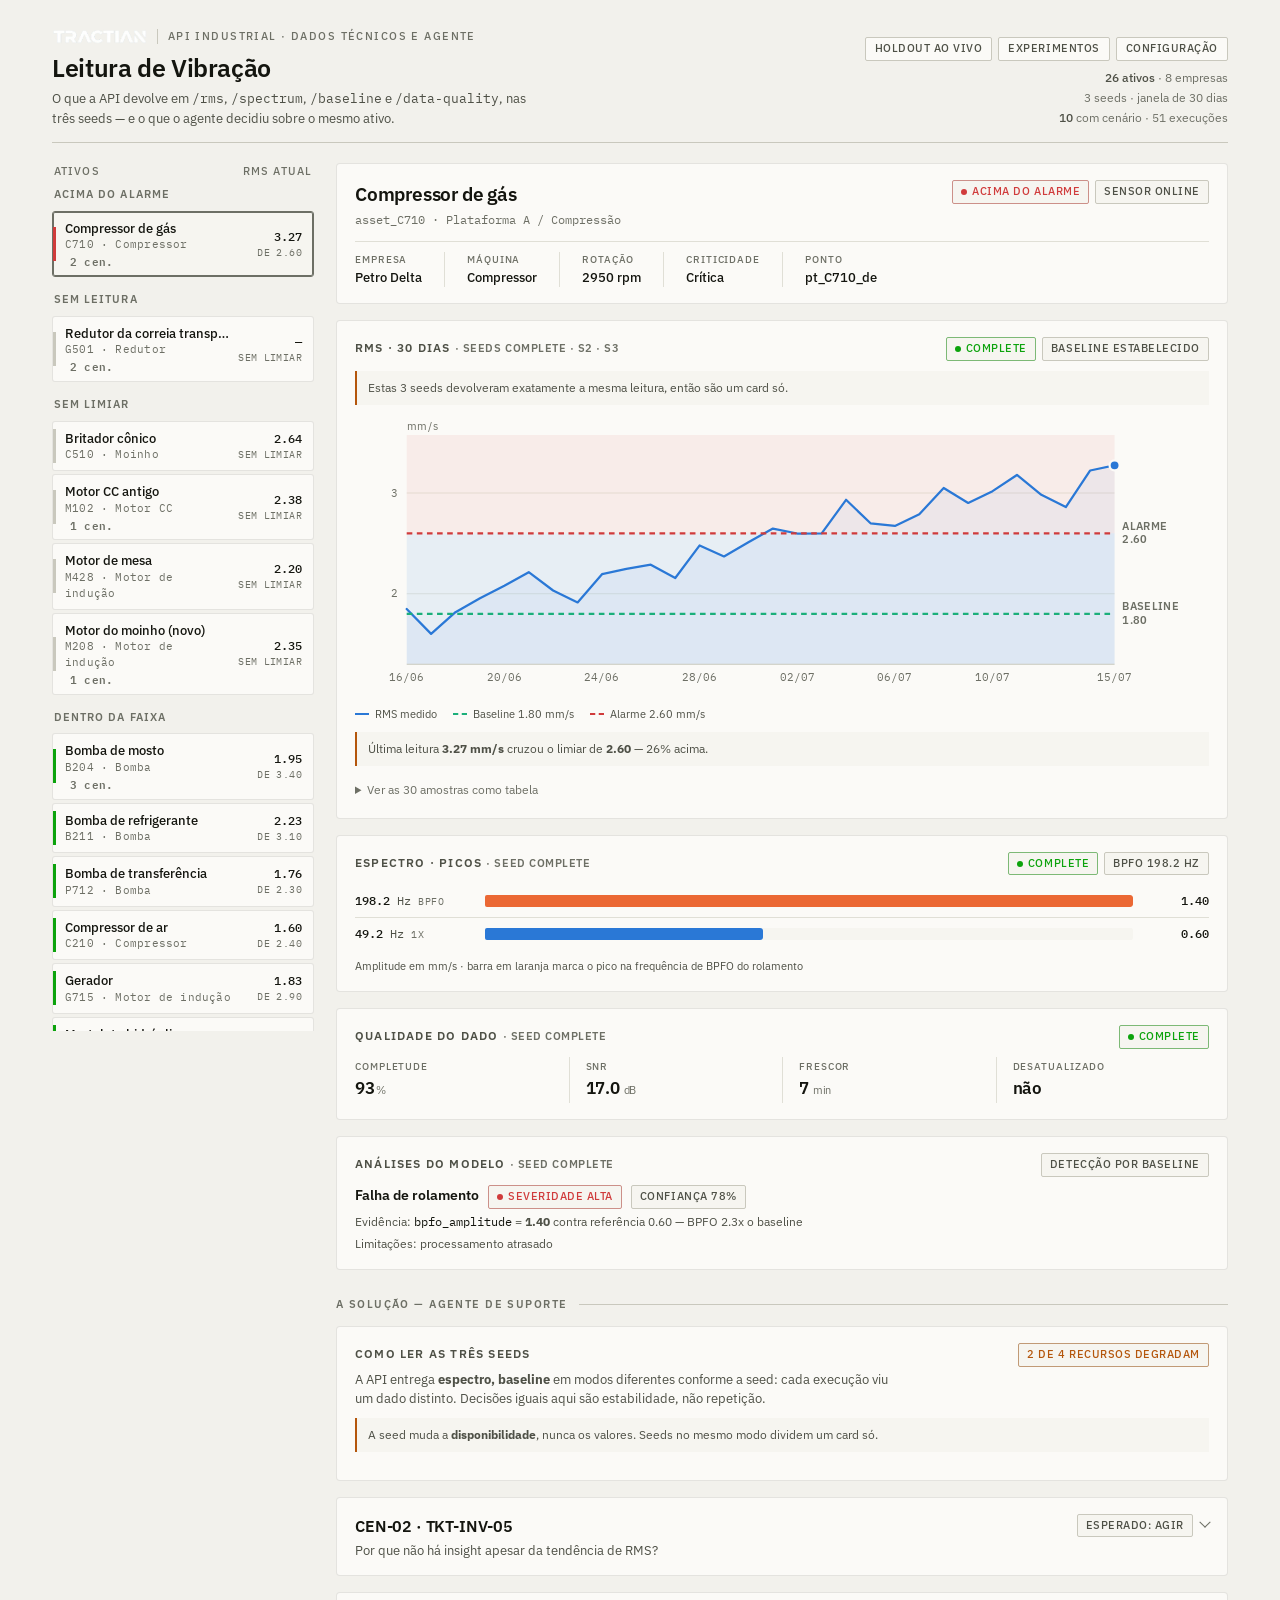
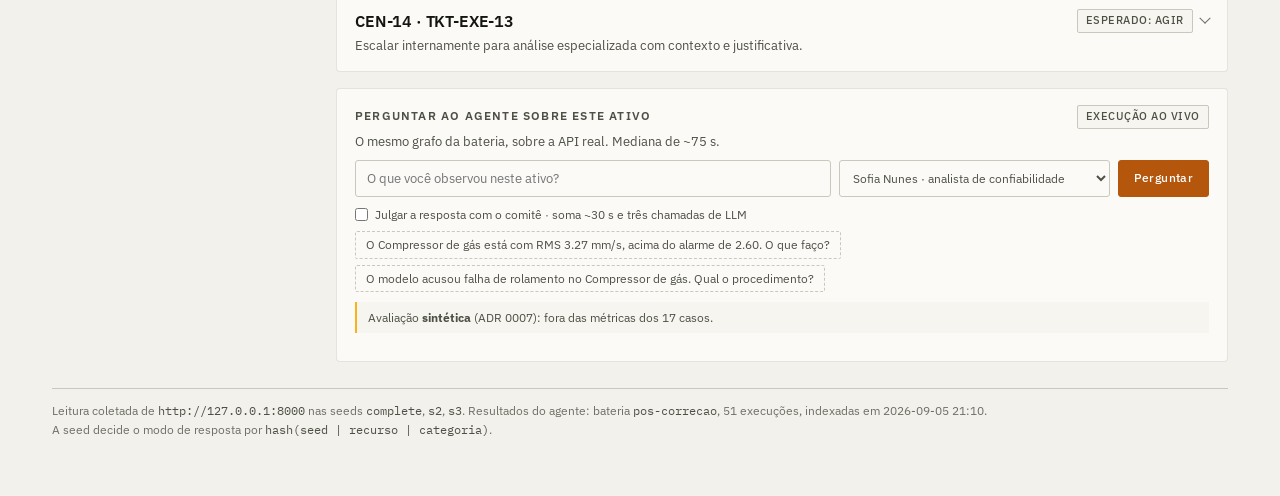
<file: solution/painel/leitura/index.html>
<!doctype html>
<html lang="pt-BR">
<head>
<meta charset="utf-8">
<meta name="viewport" content="width=device-width,initial-scale=1">
<title>Leitura de Vibração · Agente de Suporte</title>
<link rel="stylesheet" href="https://fonts.googleapis.com/css2?family=IBM+Plex+Mono:wght@400;500;600&family=IBM+Plex+Sans:wght@400;500;600;700&display=swap">
<link rel="stylesheet" href="leitura.css">
</head>
<body>
<div class="wrap">
  <header class="top">
    <div>
      <div class="marca-wrap">
        <span id="marca"></span>
        <span class="marca-div"></span>
        <span class="eyebrow">API industrial &middot; dados técnicos e agente</span>
      </div>
      <h1>Leitura de Vibração</h1>
      <p class="sub">O que a API devolve em <code class="mono">/rms</code>, <code class="mono">/spectrum</code>, <code class="mono">/baseline</code> e <code class="mono">/data-quality</code>, nas três seeds &mdash; e o que o agente decidiu sobre o mesmo ativo.</p>
    </div>
    <div>
      <div class="switches">
        <button class="sw" id="sw-hold">Holdout ao vivo</button>
        <button class="sw" id="sw-exp">Experimentos</button>
        <button class="sw" id="sw-eng">Configuração</button>
      </div>
      <div class="src" id="src"></div>
    </div>
  </header>

  <div class="cols">
    <aside class="aside">
      <div class="list-hd"><span>Ativos</span><span>RMS atual</span></div>
      <div class="items" id="items" role="list"></div>
    </aside>

    <main class="panel" id="panel"></main>
  </div>

  <footer class="foot" id="foot"></footer>
</div>

<!-- painel de configuração: tema, política de evidência, metodologia -->
<div class="eng" id="eng" role="dialog" aria-modal="true" aria-labelledby="eng-t">
  <div class="eng-cx">
    <div class="eng-hd">
      <div>
        <h2 id="eng-t">Configuração</h2>

      </div>
      <button class="eng-x" id="eng-x" aria-label="Fechar">×</button>
    </div>
    <div id="eng-corpo"></div>
  </div>
</div>

<!-- experimentos: as cinco hipóteses, com o veredito derivado dos traces em disco -->
<div class="eng" id="exp" role="dialog" aria-modal="true" aria-labelledby="exp-t">
  <div class="eng-cx">
    <div class="eng-hd">
      <div>
        <h2 id="exp-t">Experimentos</h2>

      </div>
      <button class="eng-x" id="exp-x" aria-label="Fechar">×</button>
    </div>
    <div id="exp-corpo"></div>
  </div>
</div>

<!-- holdout ao vivo: o agente resolvendo cenarios que ele nunca viu, passo a passo -->
<div class="eng" id="hold" role="dialog" aria-modal="true" aria-labelledby="hold-t">
  <div class="eng-cx">
    <div class="eng-hd">
      <div>
        <h2 id="hold-t">Holdout ao vivo</h2>

      </div>
      <button class="eng-x" id="hold-x" aria-label="Fechar">×</button>
    </div>
    <div id="hold-corpo"></div>
  </div>
</div>

<div class="dica" id="dica" role="tooltip" aria-hidden="true"></div>

<script type="module" src="leitura.js"></script>
</body>
</html>
</file>
<file: solution/painel/leitura/leitura.css>
/* Leitura de Vibracao + Agente de Suporte
 *
 * O sistema visual vem do artefato de referencia e nao foi redesenhado: mesmos tokens,
 * mesma escala tipografica, mesmos paddings (.wrap = 28px 22px 56px, .card = 16px 18px).
 * O que este arquivo acrescenta e (a) o tema Tractian, alternativo ao padrao, e
 * (b) as classes da secao do agente, que reusam .card/.chip/.spec em vez de inventar.
 */

/* ---------------- tema padrao: o do artefato ---------------- */
:root{
  color-scheme: light;
  --plane:#f2f1ec; --surface:#fbfaf7; --surface-2:#f6f5f0;
  /* --ink-3 escurecido de #84867a para #6d6f65: o tom original dava 3.3-3.5:1 sobre as
     tres superficies claras, abaixo dos 4.5:1 de AA, e e a cor que carrega rodape,
     rotulos de seed e metadados das colunas. Mesmo matiz, um passo mais escuro. */
  --ink:#14150f; --ink-2:#4e5046; --ink-3:#6d6f65;
  --rule:#e0dfd6; --rule-2:#c9c8bd; --hair:rgba(20,21,15,.10);
  --accent:#b4560c;
  --s1:#2a78d6; --s2:#eb6834; --s3:#1baf7a;
  --good:#0ca30c; --warn:#fab219; --serious:#ec835a; --crit:#d03b3b;
  --grid:#e6e5dc; --band:rgba(42,120,214,.09); --alarm-band:rgba(208,59,59,.07);
  --shadow:0 1px 2px rgba(20,21,15,.05);
}
@media (prefers-color-scheme: dark){
  :root:not([data-theme="light"]){
    color-scheme: dark;
    --plane:#0e0f0d; --surface:#181916; --surface-2:#1f201c;
    --ink:#f4f3ec; --ink-2:#b6b8aa; --ink-3:#86887d;
    --rule:#2b2c27; --rule-2:#3a3b34; --hair:rgba(244,243,236,.10);
    --accent:#e2903f;
    --s1:#3987e5; --s2:#d95926; --s3:#199e70;
    --grid:#252620; --band:rgba(57,135,229,.13); --alarm-band:rgba(208,59,59,.10);
    --shadow:0 1px 2px rgba(0,0,0,.4);
  }
}
:root[data-theme="dark"]{
  color-scheme: dark;
  --plane:#0e0f0d; --surface:#181916; --surface-2:#1f201c;
  --ink:#f4f3ec; --ink-2:#b6b8aa; --ink-3:#86887d;
  --rule:#2b2c27; --rule-2:#3a3b34; --hair:rgba(244,243,236,.10);
  --accent:#e2903f;
  --s1:#3987e5; --s2:#d95926; --s3:#199e70;
  --grid:#252620; --band:rgba(57,135,229,.13); --alarm-band:rgba(208,59,59,.10);
  --shadow:0 1px 2px rgba(0,0,0,.4);
}

/* ---------------- tema Tractian, opcional ----------------
   O azul e o acento da marca (barra de navegacao e botoes primarios do produto);
   o plano vai a branco/cinza-frio. A geometria nao muda: so as cores. */
:root[data-brand="tractian"]{
  /* --surface era #ffffff. Branco puro num painel lido por turnos longos vira o unico
     ponto sem temperatura da tela: os cards saltam do plano por brilho em vez de por
     regua, e o contraste com --plane fica maior do que a hierarquia pede. #fcfdfe
     mantem os cards como a camada mais clara, na mesma familia fria do resto. */
  --plane:#eef2f7; --surface:#fcfdfe; --surface-2:#f5f8fc;
  --ink:#0d1b2a; --ink-2:#41546b; --ink-3:#617082; /* AA sobre as tres superficies claras */
  --rule:#dde5ee; --rule-2:#c2cedd; --hair:rgba(13,27,42,.10);
  --accent:#1461b8;
  --s1:#1461b8; --s2:#eb6834; --s3:#12a06f;
  --grid:#e4ebf3; --band:rgba(20,97,184,.09); --alarm-band:rgba(208,59,59,.07);
}
@media (prefers-color-scheme: dark){
  :root[data-brand="tractian"]:not([data-theme="light"]){
    --plane:#080f18; --surface:#101b28; --surface-2:#16232f;
    --ink:#eaf1f8; --ink-2:#a9bccf; --ink-3:#7a8ca3;
    --rule:#22303f; --rule-2:#31414f; --hair:rgba(234,241,248,.10);
    --accent:#4d9bef;
    --s1:#4d9bef; --s2:#d95926; --s3:#12a06f;
    --grid:#1b2836; --band:rgba(77,155,239,.13); --alarm-band:rgba(208,59,59,.10);
  }
}
:root[data-brand="tractian"][data-theme="dark"]{
  --plane:#080f18; --surface:#101b28; --surface-2:#16232f;
  --ink:#eaf1f8; --ink-2:#a9bccf; --ink-3:#7a8ca3;
  --rule:#22303f; --rule-2:#31414f; --hair:rgba(234,241,248,.10);
  --accent:#4d9bef;
  --s1:#4d9bef; --s2:#d95926; --s3:#12a06f;
  --grid:#1b2836; --band:rgba(77,155,239,.13); --alarm-band:rgba(208,59,59,.10);
}

*{box-sizing:border-box}
body{
  margin:0; background:var(--plane); color:var(--ink);
  font-family:"IBM Plex Sans",system-ui,-apple-system,"Segoe UI",sans-serif;
  font-size:14px; line-height:1.5;
  -webkit-font-smoothing:antialiased;
}
.mono{font-family:"IBM Plex Mono",ui-monospace,"SFMono-Regular",Menlo,monospace}
.wrap{max-width:1220px; margin:0 auto; padding:28px 22px 56px}

/* ---- cabecalho ---- */
.top{display:flex; align-items:flex-end; justify-content:space-between; gap:24px; flex-wrap:wrap; padding-bottom:14px; border-bottom:1px solid var(--rule-2)}
.eyebrow{font-size:11px; letter-spacing:.13em; text-transform:uppercase; color:var(--ink-3); font-weight:500}
h1{font-size:25px; line-height:1.15; margin:5px 0 0; font-weight:600; letter-spacing:-.015em; text-wrap:balance}
.sub{color:var(--ink-2); margin:7px 0 0; max-width:60ch; font-size:13px}
.src{text-align:right; font-size:11.5px; color:var(--ink-3); line-height:1.75}
.src b{color:var(--ink-2); font-weight:500}

/* alternador de tema/marca: discreto, no canto do cabecalho */
.switches{display:flex; gap:6px; justify-content:flex-end; margin-bottom:7px}
.sw{
  font:inherit; font-size:10.5px; letter-spacing:.05em; text-transform:uppercase;
  font-weight:500; padding:3px 9px; border-radius:2px; cursor:pointer;
  border:1px solid var(--rule-2); background:var(--surface); color:var(--ink-2);
}
.sw:hover{background:var(--surface-2); border-color:var(--ink-3)}
.sw[aria-pressed="true"]{background:var(--accent); border-color:var(--accent); color:#fff}
.sw:focus-visible{outline:2px solid var(--accent); outline-offset:1px}

/* ---- layout ---- */
.cols{display:grid; grid-template-columns:262px minmax(0,1fr); gap:22px; margin-top:20px; align-items:start}
@media (max-width:900px){.cols{grid-template-columns:1fr}}

/* ---- lista de ativos ---- */
.aside{position:sticky; top:16px; max-height:calc(100vh - 32px); overflow-y:auto}
@media (max-width:900px){.aside{position:static; max-height:none}}
.list-hd{display:flex; justify-content:space-between; align-items:baseline; padding:0 2px 7px; font-size:11px; letter-spacing:.1em; text-transform:uppercase; color:var(--ink-3); font-weight:500}
.plant-lbl{font-size:10.5px; letter-spacing:.1em; text-transform:uppercase; color:var(--ink-3); font-weight:600; padding:12px 2px 5px}
.plant-lbl.first{padding-top:0}
.items{display:flex; flex-direction:column; gap:3px}
.item{
  display:grid; grid-template-columns:3px 1fr auto; align-items:center; gap:9px;
  width:100%; text-align:left; background:var(--surface); color:inherit;
  border:1px solid var(--hair); border-radius:3px; padding:7px 9px 7px 0;
  font:inherit; cursor:pointer; overflow:hidden;
}
.item:hover{background:var(--surface-2); border-color:var(--rule-2)}
.item[aria-current="true"]{background:var(--surface-2); border-color:var(--ink-3); box-shadow:inset 0 0 0 1px var(--ink-3)}
.item:focus-visible{outline:2px solid var(--accent); outline-offset:1px}
.stripe{width:3px; height:34px; background:var(--rule-2)}
.stripe.sev-crit{background:var(--crit)}
.stripe.sev-serious{background:var(--serious)}
.stripe.sev-warn{background:var(--warn)}
.stripe.sev-good{background:var(--good)}
.stripe.sev-none{background:var(--rule-2)}
.i-name{min-width:0}
.i-name b{display:block; font-weight:500; font-size:12.5px; white-space:nowrap; overflow:hidden; text-overflow:ellipsis}
.i-name span{display:block; font-size:10.5px; color:var(--ink-3); letter-spacing:.02em}
.i-val{font-size:12px; font-weight:500; text-align:right; padding-right:2px; font-variant-numeric:tabular-nums}
.i-val small{display:block; font-size:9.5px; color:var(--ink-3); font-weight:400; letter-spacing:.04em; text-transform:uppercase}
/* marca de cobertura: quantos cenarios da bateria passaram por este ativo */
.i-cen{display:inline-block; margin-left:5px; font-size:9.5px; font-weight:600; color:var(--accent); letter-spacing:.03em}

/* ---- painel ---- */
.panel{display:flex; flex-direction:column; gap:16px; min-width:0}
.card{background:var(--surface); border:1px solid var(--hair); border-radius:4px; padding:16px 18px}
.card-hd{display:flex; justify-content:space-between; align-items:baseline; gap:14px; flex-wrap:wrap; margin-bottom:2px}
.card-hd h2{font-size:12px; letter-spacing:.1em; text-transform:uppercase; color:var(--ink-2); margin:0; font-weight:600}

/* ---- identificacao ---- */
.ident{display:flex; justify-content:space-between; align-items:flex-start; gap:18px; flex-wrap:wrap}
.ident h3{margin:0; font-size:19px; font-weight:600; letter-spacing:-.01em}
.ident .id{font-size:12px; color:var(--ink-3); margin-top:2px}
.specs{display:flex; flex-wrap:wrap; margin:12px 0 0; border-top:1px solid var(--rule); padding-top:10px}
.spec{padding-right:22px; margin-right:22px; border-right:1px solid var(--rule)}
.spec.last{border-right:0; margin-right:0; padding-right:0}
.spec dt{font-size:10px; letter-spacing:.09em; text-transform:uppercase; color:var(--ink-3); font-weight:500}
.spec dd{margin:1px 0 0; font-size:13px; font-weight:500; font-variant-numeric:tabular-nums}

/* ---- chips ---- */
.chips{display:flex; gap:6px; flex-wrap:wrap; align-items:center}
.chip{
  display:inline-flex; align-items:center; gap:5px; font-size:10.5px; font-weight:500;
  letter-spacing:.05em; text-transform:uppercase; padding:3px 8px; border-radius:2px;
  border:1px solid var(--rule-2); color:var(--ink-2); background:var(--surface-2); white-space:nowrap;
}
.chip .dot{width:6px; height:6px; border-radius:50%; background:currentColor; flex:none}
.chip.ok{color:var(--good); border-color:color-mix(in srgb, var(--good) 40%, var(--rule-2))}
.chip.warn{color:var(--accent); border-color:color-mix(in srgb, var(--accent) 40%, var(--rule-2))}
.chip.bad{color:var(--crit); border-color:color-mix(in srgb, var(--crit) 40%, var(--rule-2))}

/* ---- grafico ---- */
.plot{width:100%; display:block; overflow:visible}
.plot text{font-family:"IBM Plex Mono",ui-monospace,monospace; font-size:9.5px; fill:var(--ink-3)}
.plot .ax-title{font-family:"IBM Plex Sans",sans-serif; font-size:10px; fill:var(--ink-3); letter-spacing:.06em}
.plot .grid{stroke:var(--grid); stroke-width:1}
.plot .base-axis{stroke:var(--rule-2); stroke-width:1}
.plot .lbl-on-line{font-family:"IBM Plex Sans",sans-serif; font-size:10px; font-weight:600; letter-spacing:.03em}
.legend{display:flex; gap:16px; flex-wrap:wrap; font-size:11px; color:var(--ink-2); padding:8px 0 0}
.legend span{display:inline-flex; align-items:center; gap:6px}
.key{width:14px; height:0; border-top-width:2px; border-top-style:solid; flex:none}
.key.dash{border-top-style:dashed}
.plot-wrap{position:relative; margin-top:6px}

/* tooltip */
.tip{
  position:absolute; pointer-events:none; opacity:0; transition:opacity .1s;
  background:var(--surface); border:1px solid var(--rule-2); border-radius:3px;
  padding:6px 9px; font-size:11.5px; box-shadow:0 3px 10px rgba(0,0,0,.13);
  white-space:nowrap; z-index:5; font-variant-numeric:tabular-nums;
}
.tip.on{opacity:1}
.tip b{font-size:13px; font-weight:600; display:block}
.tip i{font-style:normal; color:var(--ink-3); font-size:10.5px; letter-spacing:.04em}
.tip .st{display:block; margin-top:2px; font-size:10.5px; font-weight:500}

/* ---- espectro ---- */
.spec-rows{display:flex; flex-direction:column; margin-top:10px}
.srow{display:grid; grid-template-columns:118px minmax(0,1fr) 64px; align-items:center; gap:12px; padding:7px 0; border-top:1px solid var(--rule)}
.srow.first{border-top:0}
.srow .fq{font-size:12px; font-variant-numeric:tabular-nums; color:var(--ink-2)}
.srow .fq b{color:var(--ink); font-weight:500}
.bar-track{height:12px; background:var(--surface-2); border-radius:2px; overflow:hidden}
.bar{height:100%; border-radius:0 3px 3px 0; background:var(--s1)}
.bar.hi{background:var(--s2)}
.srow .amp{font-size:12px; text-align:right; font-variant-numeric:tabular-nums; font-weight:500}
.note-tag{font-size:10px; letter-spacing:.05em; text-transform:uppercase; color:var(--ink-3)}

/* ---- qualidade ---- */
.dq{display:grid; grid-template-columns:repeat(auto-fit,minmax(128px,1fr)); margin:8px 0 0}
.dq > div{padding:2px 16px; border-left:1px solid var(--rule)}
.dq > div.first{border-left:0; padding-left:0}
.dq dt{font-size:10px; letter-spacing:.09em; text-transform:uppercase; color:var(--ink-3); font-weight:500}
.dq dd{margin:2px 0 0; font-size:17px; font-weight:600; font-variant-numeric:tabular-nums; letter-spacing:-.01em}
.dq dd small{font-size:11px; font-weight:400; color:var(--ink-3); margin-left:1px}

/* ---- avisos / vazios ---- */
.empty{
  border:1px dashed var(--rule-2); border-radius:3px; padding:18px;
  color:var(--ink-2); font-size:13px; background:var(--surface-2); margin-top:8px;
}
.empty b{display:block; color:var(--ink); font-weight:600; margin-bottom:3px; font-size:13px}
.note{
  margin-top:10px; padding:8px 11px; border-left:2px solid var(--accent);
  background:var(--surface-2); font-size:12px; color:var(--ink-2);
}
.analysis{display:flex; flex-direction:column; gap:9px; margin-top:8px}
.an{border-top:1px solid var(--rule); padding-top:9px}
.an.first{border-top:0; padding-top:0}
.an-hd{display:flex; align-items:baseline; gap:9px; flex-wrap:wrap}
.an-hd b{font-size:13.5px; font-weight:600}
.ev{font-size:12px; color:var(--ink-2); margin-top:4px}
.ev code{font-family:"IBM Plex Mono",monospace; font-size:11.5px; color:var(--ink)}
.foot{margin-top:26px; padding-top:12px; border-top:1px solid var(--rule-2); font-size:11.5px; color:var(--ink-3); line-height:1.7}
.foot code{font-family:"IBM Plex Mono",monospace; color:var(--ink-2)}
table.tbl{width:100%; border-collapse:collapse; font-size:11.5px; font-variant-numeric:tabular-nums}
table.tbl th,table.tbl td{text-align:right; padding:3px 8px; border-bottom:1px solid var(--rule)}
table.tbl th.l,table.tbl td.l{text-align:left}
table.tbl th{color:var(--ink-3); font-weight:500; font-size:10px; letter-spacing:.07em; text-transform:uppercase}
details.data{margin-top:10px}
details.data summary{font-size:11.5px; color:var(--ink-3); cursor:pointer; padding:3px 0}
details.data summary:hover{color:var(--ink-2)}
.scroll{overflow-x:auto; max-height:230px; overflow-y:auto; margin-top:6px}

/* ================= secao do agente =================
   Comeca aqui o que nao existia no artefato. Reusa .card, .chip, .spec e a mesma
   escala tipografica: nenhuma familia, raio ou padding novo foi introduzido. */

/* marcador de seed em cada card de leitura */
.seed-tag{font-size:10.5px; letter-spacing:.05em; text-transform:uppercase; color:var(--ink-3); font-weight:600}

/* divisor entre a leitura tecnica e a solucao — a virada de assunto da pagina */
.divider{
  display:flex; align-items:center; gap:12px; margin:10px 0 -2px;
  font-size:11px; letter-spacing:.13em; text-transform:uppercase; color:var(--ink-3); font-weight:600;
}
.divider::after{content:""; flex:1; height:1px; background:var(--rule-2)}

/* aviso de fase experimental: a pagina nao pode deixar confundir bateria com producao */
.fase-tag{
  font-size:9.5px; letter-spacing:.06em; padding:2px 7px; border-radius:2px; margin-left:8px;
  border:1px solid var(--accent); color:var(--accent); font-weight:600; text-transform:none;
  font-family:"IBM Plex Mono",ui-monospace,monospace;
}
.fase-aviso{
  margin:0 0 -4px; padding:9px 12px; border-left:2px solid var(--accent);
  background:var(--surface-2); font-size:12px; color:var(--ink-2); line-height:1.55;
}

/* cabecalho do cenario */
.cen-hd{display:flex; justify-content:space-between; align-items:flex-start; gap:16px; flex-wrap:wrap}
.cen-hd h3{margin:0; font-size:16px; font-weight:600; letter-spacing:-.01em}

/* Cada cenario e um acordeao: o cabecalho e o botao, o resto nasce fechado.
   O `.cen-tg` e um <button>, entao precisa desfazer o estilo de botao do agente
   do usuario para continuar identico ao cabecalho que era uma <div>. */
.cens{display:flex; flex-direction:column; gap:16px}
.cen-tg{
  width:100%; text-align:left; background:none; border:0; padding:0; margin:0;
  color:inherit; font:inherit; cursor:pointer;
}
.cen-tg:hover h3{color:var(--accent)}
.cen-tg:focus-visible{outline:2px solid var(--accent); outline-offset:4px; border-radius:2px}
.cen-caret{
  width:8px; height:8px; margin-left:2px; border-right:1.5px solid var(--ink-3);
  border-bottom:1.5px solid var(--ink-3); transform:rotate(45deg) translate(-2px,-2px);
  transition:transform .15s ease;
}
.cen-tg[aria-expanded="true"] .cen-caret{transform:rotate(225deg) translate(-1px,-1px)}
/* A trajetoria era um card proprio; dentro do corpo ela e so uma secao separada
   por um fio, para o encapsulado nao virar card dentro de card. */
.cen-traj{margin-top:16px; padding-top:14px; border-top:1px solid var(--rule-2)}
.cen-q{font-size:12.5px; color:var(--ink-2); margin:3px 0 0; max-width:68ch}
blockquote.msg{
  margin:12px 0 0; padding:9px 13px; border-left:2px solid var(--rule-2);
  background:var(--surface-2); font-size:12.5px; color:var(--ink-2); line-height:1.6;
}
blockquote.msg cite{display:block; margin-top:5px; font-style:normal; font-size:10.5px; letter-spacing:.05em; text-transform:uppercase; color:var(--ink-3)}

/* comparacao das 3 seeds: uma coluna por execucao */
.seeds3{display:grid; grid-template-columns:repeat(3,minmax(0,1fr)); gap:0; margin-top:10px; border-top:1px solid var(--rule)}
@media (max-width:760px){.seeds3{grid-template-columns:1fr}}
.sd{padding:10px 14px; border-left:1px solid var(--rule)}
.sd.first{border-left:0; padding-left:0}
@media (max-width:760px){.sd{border-left:0; border-top:1px solid var(--rule); padding-left:0} .sd.first{border-top:0}}
.sd-hd{display:flex; align-items:baseline; justify-content:space-between; gap:8px}
.sd-seed{font-size:10.5px; letter-spacing:.07em; text-transform:uppercase; color:var(--ink-3); font-weight:600}
.sd-dec{font-size:15px; font-weight:600; margin:4px 0 0; letter-spacing:-.01em}
.sd-meta{font-size:11px; color:var(--ink-3); margin-top:3px; font-variant-numeric:tabular-nums}
.sd-why{font-size:11.5px; color:var(--ink-2); margin-top:6px; line-height:1.55}

/* ---- marca ---- */
.marca{display:block; width:auto}
.marca-wrap{display:flex; align-items:center; gap:10px; margin-bottom:9px}
.marca-div{width:1px; height:15px; background:var(--rule-2)}

/* ---- dica: o tooltip proprio da pagina ----
   Substitui o `title` nativo, que aparece depois de ~1s, some sozinho, ignora o tema e
   quebra linha onde quer. Este segue o mesmo desenho dos cards: superficie, regua de
   1px, raio 3, mono para dado cru. */
.dica{
  position:fixed; z-index:60; max-width:400px; pointer-events:none;
  opacity:0; transform:translateY(3px); transition:opacity .12s ease, transform .12s ease;
  background:var(--surface); border:1px solid var(--rule-2); border-radius:3px;
  padding:9px 11px; box-shadow:0 6px 22px rgba(0,0,0,.17);
  font-size:11.5px; line-height:1.55; color:var(--ink-2);
}
.dica.on{opacity:1; transform:translateY(0)}
.dica b{color:var(--ink); font-weight:600}
.dica .dica-t{
  display:block; font-size:9.5px; letter-spacing:.09em; text-transform:uppercase;
  color:var(--ink-3); font-weight:600; margin-bottom:5px;
}
/* grade de comparacao: rotulo, antes, seta, depois */
.dica-g{display:grid; grid-template-columns:auto auto 12px auto; gap:2px 7px; align-items:baseline; font-variant-numeric:tabular-nums}
.dica-g .k{color:var(--ink-3); font-size:10.5px}
.dica-g .a{color:var(--ink-3)}
.dica-g .s{color:var(--ink-3); text-align:center}
.dica-g .d{font-weight:600; color:var(--ink)}
.dica-g .g{color:var(--good); font-weight:600}
.dica-g .r{color:var(--crit); font-weight:600}
.dica p{margin:6px 0 0}
.dica p:first-child{margin-top:0}
.dica code{font-family:"IBM Plex Mono",ui-monospace,monospace; font-size:10.5px; color:var(--ink)}
/* fatos apurados, um por linha, com o valor destacado */
.dica-f{display:flex; flex-direction:column; gap:3px}
.dica-f span{font-family:"IBM Plex Mono",ui-monospace,monospace; font-size:10.5px; color:var(--ink-2)}
.dica-f span b{color:var(--ink)}
.dica-f span i{font-style:normal; color:var(--ink-3)}

/* qualquer coisa que abre dica */
[data-dica]{cursor:help}
.sd-meta.custo{border-bottom:1px dotted var(--rule-2); display:inline-block}

/* comite de juizes, dentro da coluna da seed */
.juiz{margin-top:9px; padding-top:8px; border-top:1px solid var(--rule)}
.juiz-hd{font-size:10px; letter-spacing:.07em; text-transform:uppercase; color:var(--ink-3); font-weight:600; margin-bottom:4px}
.juiz-fase{
  font-size:9px; letter-spacing:.05em; padding:1px 5px; border-radius:2px; margin-left:4px;
  border:1px solid var(--rule-2); color:var(--ink-3); font-weight:500;
}
.juiz-l{display:flex; justify-content:space-between; align-items:baseline; gap:8px; font-size:11px; color:var(--ink-2); padding:2px 0; cursor:help}
.juiz-n{font-variant-numeric:tabular-nums; font-weight:600; color:var(--ink)}
.juiz-n small{font-size:9px; font-weight:400; color:var(--ink-3)}
.juiz-nota{margin:5px 0 0; font-size:10px; line-height:1.45; color:var(--ink-3)}

/* barra de concordancia entre seeds */
.agree{display:flex; align-items:center; gap:9px; margin-top:11px; font-size:11.5px; color:var(--ink-2)}
.agree-bar{display:flex; gap:2px; flex:none}
.agree-bar i{width:22px; height:5px; border-radius:1px; background:var(--rule-2)}
.agree-bar i.ok{background:var(--good)}
.agree-bar i.bad{background:var(--crit)}
.agree-bar i.warn{background:var(--warn)}

/* trajetoria: passos esperados x percorridos */
.traj{display:flex; flex-direction:column; margin-top:9px}
.tstep{display:grid; grid-template-columns:16px minmax(0,1fr) auto; align-items:center; gap:9px; padding:5px 0; border-top:1px solid var(--rule); font-size:12px}
.tstep.first{border-top:0}
.tstep .mk{font-size:11px; text-align:center; font-weight:600}
.tstep.hit .mk{color:var(--good)}
.tstep.miss .mk{color:var(--crit)}
.tstep.extra .mk{color:var(--ink-3)}
.tstep .st{font-family:"IBM Plex Mono",ui-monospace,monospace; font-size:11.5px; overflow:hidden; text-overflow:ellipsis; white-space:nowrap}
.tstep.miss .st{color:var(--ink-2)}
.tstep .rt{font-size:10.5px; color:var(--ink-3); letter-spacing:.04em; white-space:nowrap}

/* papeis do agente: quem falou, com que custo */
.roles{display:flex; flex-direction:column; margin-top:9px}
.role{display:grid; grid-template-columns:104px minmax(0,1fr) 62px; align-items:center; gap:11px; padding:6px 0; border-top:1px solid var(--rule)}
.role.first{border-top:0}
.role-n{font-size:11.5px; font-weight:500; letter-spacing:.02em}
.role-b{height:9px; background:var(--surface-2); border-radius:2px; overflow:hidden}
.role-b i{display:block; height:100%; background:var(--s1); border-radius:0 2px 2px 0}
.role-t{font-size:11.5px; text-align:right; font-variant-numeric:tabular-nums; color:var(--ink-2)}

.roles-dica{margin:8px 0 0; font-size:10.5px; color:var(--ink-3)}

/* achados apurados por cada papel */
.finds{display:flex; flex-direction:column; gap:7px; margin-top:8px}
.find{border-left:2px solid var(--rule-2); padding:4px 0 4px 11px}
.find b{display:block; font-size:10.5px; letter-spacing:.06em; text-transform:uppercase; color:var(--ink-3); font-weight:600}
.find p{margin:2px 0 0; font-size:12px; color:var(--ink-2); line-height:1.55}

/* resposta final ao cliente */
.answer{margin-top:9px; padding:11px 13px; background:var(--surface-2); border:1px solid var(--rule); border-radius:3px; font-size:12.5px; line-height:1.6; color:var(--ink); white-space:pre-wrap}

/* ---- consulta ao vivo ---- */
.ask{display:flex; gap:8px; margin-top:9px; flex-wrap:wrap}
.ask input{
  flex:1; min-width:220px; font:inherit; font-size:13px; padding:8px 11px;
  border:1px solid var(--rule-2); border-radius:3px; background:var(--surface); color:var(--ink);
}
.ask input:focus{outline:2px solid var(--accent); outline-offset:-1px; border-color:var(--accent)}
.ask select{
  font:inherit; font-size:12px; padding:8px 9px; border:1px solid var(--rule-2);
  border-radius:3px; background:var(--surface); color:var(--ink-2);
}
.btn{
  font:inherit; font-size:12px; font-weight:500; letter-spacing:.03em; padding:8px 15px;
  border-radius:3px; cursor:pointer; border:1px solid var(--accent);
  background:var(--accent); color:#fff;
}
.btn:hover{filter:brightness(1.08)}
.btn:disabled{opacity:.55; cursor:default; filter:none}
.btn:focus-visible{outline:2px solid var(--ink); outline-offset:2px}
.btn.ghost{background:var(--surface); color:var(--ink-2); border-color:var(--rule-2)}
.btn.ghost:hover{background:var(--surface-2); border-color:var(--ink-3)}

/* opcao de julgar a consulta: custo declarado na propria linha */
.ask-juiz{display:flex; align-items:center; gap:7px; margin-top:9px; font-size:11.5px; color:var(--ink-2); cursor:pointer}
.ask-juiz input{accent-color:var(--accent); margin:0; cursor:pointer}
.ask-juiz b{color:var(--ink-3); font-weight:400}

/* sugestoes de pergunta, derivadas do estado real do ativo */
.hints{display:flex; gap:6px; flex-wrap:wrap; margin-top:8px}
.hint{
  font:inherit; font-size:11.5px; padding:4px 10px; border-radius:2px; cursor:pointer;
  border:1px dashed var(--rule-2); background:transparent; color:var(--ink-2); text-align:left;
}
.hint:hover{border-style:solid; border-color:var(--ink-3); background:var(--surface-2)}

/* papeis acendendo durante a execucao */
.live{display:flex; gap:7px; flex-wrap:wrap; margin-top:10px; align-items:center}
.pip{
  display:inline-flex; align-items:center; gap:5px; font-size:10.5px; letter-spacing:.05em;
  text-transform:uppercase; font-weight:500; padding:3px 9px; border-radius:2px;
  border:1px solid var(--rule-2); color:var(--ink-3); background:var(--surface-2);
}
.pip .dot{width:6px; height:6px; border-radius:50%; background:var(--rule-2)}
.pip.on{color:var(--accent); border-color:color-mix(in srgb, var(--accent) 45%, var(--rule-2))}
.pip.on .dot{background:var(--accent); animation:pulse 1.1s ease-in-out infinite}
.pip.done{color:var(--good); border-color:color-mix(in srgb, var(--good) 40%, var(--rule-2))}
.pip.done .dot{background:var(--good)}
@keyframes pulse{0%,100%{opacity:1}50%{opacity:.3}}
.elapsed{font-size:11px; color:var(--ink-3); font-variant-numeric:tabular-nums; margin-left:2px}

/* ---- registrar como cenario, e o veredito humano ----
   Reusa `.ask`, `.btn.ghost` e `.note` da consulta: e a mesma caixa de interacao, um
   passo depois. O que se acrescenta aqui e so a separacao do bloco acima. */
.reg{margin-top:12px; padding-top:11px; border-top:1px solid var(--rule)}
.vh{margin-top:11px; padding:9px 11px; background:var(--surface-2); border-left:2px solid var(--accent)}
.vh-hd{font-size:11px; letter-spacing:.08em; text-transform:uppercase; color:var(--ink-3); font-weight:600}
.vh .ask{margin-top:7px}
.vh .btn[aria-pressed="true"]{background:var(--accent); border-color:var(--accent); color:#fff}
.vh .note{margin-top:8px}

/* um cenario registrado por bloco, separados por regua — nao sao cards proprios: sao
   itens de um card, e cada um com moldura competiria com os cenarios da bateria */
.cen-reg{margin-top:12px; padding-top:11px; border-top:1px solid var(--rule)}
.cen-reg-hd{display:flex; justify-content:space-between; align-items:flex-start; gap:14px; flex-wrap:wrap}
.cen-reg-hd h3{margin:0; font-size:14px; font-weight:600; letter-spacing:-.01em}
.cen-reg .id{font-size:11px; color:var(--ink-3); margin-top:2px}
.cen-reg blockquote.msg{margin-top:8px}

/* selo de fronteira: consulta livre nunca entra nas metricas dos cenarios */
.synth{
  margin-top:10px; padding:7px 11px; border-left:2px solid var(--warn);
  background:var(--surface-2); font-size:11.5px; color:var(--ink-2);
}

/* ---- painel de configuracao ----
   Tema, politica de evidencia e metodologia saem do cabecalho e vao para ca: eram tres
   assuntos disputando o canto superior com a procedencia dos dados. */
.eng{
  position:fixed; inset:0; z-index:80; display:none;
  align-items:flex-start; justify-content:center; padding:48px 20px;
  background:color-mix(in srgb, var(--plane) 62%, transparent);
  backdrop-filter:blur(7px) saturate(.9);
  -webkit-backdrop-filter:blur(7px) saturate(.9);
  overflow-y:auto;
}
.eng[open]{display:flex}
.eng-cx{
  width:100%; max-width:620px; background:var(--surface);
  border:1px solid var(--rule-2); border-radius:5px;
  box-shadow:0 18px 50px rgba(0,0,0,.24); padding:20px 22px 22px;
  animation:sobe .16s ease;
}
@keyframes sobe{from{opacity:0; transform:translateY(8px)}to{opacity:1; transform:none}}
.eng-hd{display:flex; justify-content:space-between; align-items:flex-start; gap:16px; padding-bottom:12px; border-bottom:1px solid var(--rule)}
.eng-hd h2{margin:0; font-size:17px; font-weight:600; letter-spacing:-.01em}
.eng-hd p{margin:3px 0 0; font-size:12px; color:var(--ink-2)}
.eng-x{
  font:inherit; font-size:17px; line-height:1; padding:5px 9px; cursor:pointer;
  background:none; border:1px solid var(--rule-2); border-radius:3px; color:var(--ink-2);
}
.eng-x:hover{background:var(--surface-2); border-color:var(--ink-3); color:var(--ink)}
.eng-x:focus-visible{outline:2px solid var(--accent); outline-offset:1px}
.eng-s{padding:14px 0; border-bottom:1px solid var(--rule)}
.eng-s:last-child{border-bottom:0; padding-bottom:0}
.eng-s h3{margin:0 0 3px; font-size:11px; letter-spacing:.09em; text-transform:uppercase; color:var(--ink-3); font-weight:600}
.eng-s p{margin:0 0 9px; font-size:12px; color:var(--ink-2); line-height:1.55}
.eng-s p:last-child{margin-bottom:0}
.eng-lin{display:flex; gap:7px; flex-wrap:wrap; align-items:center}
.eng-lin .sw{font-size:11px; padding:5px 11px}
/* comparacao das duas politicas de evidencia */
.pol{display:grid; grid-template-columns:1fr 1fr; gap:0; margin-top:4px; border:1px solid var(--rule); border-radius:3px; overflow:hidden}
@media (max-width:520px){.pol{grid-template-columns:1fr}}
.pol-c{padding:11px 13px; border-left:1px solid var(--rule); background:var(--surface)}
.pol-c.first{border-left:0}
@media (max-width:520px){.pol-c{border-left:0; border-top:1px solid var(--rule)} .pol-c.first{border-top:0}}
.pol-c[aria-current="true"]{background:var(--surface-2); box-shadow:inset 2px 0 0 var(--accent)}
.pol-n{font-family:"IBM Plex Mono",ui-monospace,monospace; font-size:12px; font-weight:600; color:var(--ink)}
.pol-d{font-size:11.5px; color:var(--ink-2); margin:4px 0 8px; line-height:1.5}
.pol-m{font-size:11px; color:var(--ink-3); font-variant-numeric:tabular-nums}
/* card clicavel: carrega a bateria que rodou aquela politica */
.pol-c.pol-clic{cursor:pointer}
.pol-c.pol-clic:hover{background:var(--surface-2)}
.pol-c.pol-clic:focus-visible{outline:2px solid var(--accent); outline-offset:-2px}
.pol-x{
  margin-top:8px; padding-top:7px; border-top:1px solid var(--rule);
  font-size:10.5px; letter-spacing:.05em; text-transform:uppercase; font-weight:600;
  color:var(--ink-3);
}
.pol-c[aria-current="true"] .pol-x{color:var(--accent)}
.pol-ir{color:var(--accent)}
.pol-c.pol-clic:hover .pol-ir{text-decoration:underline}
.pol-off{color:var(--ink-3); font-weight:400; text-transform:none; letter-spacing:0; font-style:italic}
/* metricas do experimento, em linhas comparaveis */
.exp{display:flex; flex-direction:column; margin-top:2px}
.exp-l{display:grid; grid-template-columns:1fr auto auto 12px auto; gap:8px; align-items:baseline; padding:5px 0; border-top:1px solid var(--rule); font-size:12px; font-variant-numeric:tabular-nums}
.exp-l.first{border-top:0}
.exp-k{color:var(--ink-2)}
.exp-a{color:var(--ink-3); font-size:11.5px}
.exp-s{color:var(--ink-3); text-align:center}
.exp-d{font-weight:600}
.exp-g{color:var(--good)}
.exp-r{color:var(--crit)}

/* ---------------- aba de experimentos ----------------
   Reusa .eng (mesmo modal), .eng-s, .chip e os tokens existentes. Nenhuma familia
   tipografica, raio ou padding novo: as regras abaixo so compoem o que ja existe. */

/* A caixa de configuracao cabe numa tela; a de experimentos tem cinco hipoteses e nao
   cabe. Com o cabecalho rolando junto, quem esta no EXP-07 perde o botao de fechar e o
   titulo que diz onde esta — entao aqui a caixa rola por dentro e o cabecalho fica.
   Vale so para #exp: mexer no .eng-cx generico mudaria a configuracao de tabela. */
#exp .eng-cx{display:flex; flex-direction:column; max-height:calc(100vh - 96px)}
#exp .eng-hd{flex:none}
#exp #exp-corpo{overflow-y:auto; min-height:0; margin:0 -22px; padding:0 22px}
.xp{display:flex; flex-direction:column; gap:0}
.xp-i{padding:13px 0; border-top:1px solid var(--rule)}
.xp-i:first-child{border-top:0; padding-top:2px}
.xp-hd{display:flex; align-items:baseline; gap:9px; flex-wrap:wrap}
.xp-id{
  font-family:"IBM Plex Mono",ui-monospace,monospace; font-size:11px; font-weight:600;
  color:var(--ink-3); letter-spacing:.03em;
}
.xp-t{font-size:13.5px; font-weight:600; color:var(--ink); margin:0}
.xp-n{margin-left:auto; font-size:11px; color:var(--ink-3); font-variant-numeric:tabular-nums}
/* veredito: reusa o vocabulario de cor dos chips, sem inventar estado novo */
.xp-v{font-size:10.5px; letter-spacing:.06em; text-transform:uppercase; font-weight:600}
.xp-v.ok{color:var(--good)}
.xp-v.no{color:var(--crit)}
.xp-v.pend{color:var(--ink-3)}
/* placar do EXP-07: tres numeros que se leem juntos */
.xp-sc{display:flex; gap:0; margin:10px 0 0; border:1px solid var(--rule); border-radius:3px; overflow:hidden}
.xp-sc>div{flex:1; padding:9px 11px; border-left:1px solid var(--rule); background:var(--surface)}
.xp-sc>div:first-child{border-left:0}
.xp-sc dt{font-size:10px; letter-spacing:.07em; text-transform:uppercase; color:var(--ink-3); font-weight:500; margin:0}
.xp-sc dd{margin:2px 0 0; font-size:16px; font-weight:600; font-variant-numeric:tabular-nums; color:var(--ink)}
.xp-sc dd small{font-size:11px; font-weight:400; color:var(--ink-3)}
.xp-sc .fail dd{color:var(--crit)}
.xp-cn{font-family:"IBM Plex Mono",ui-monospace,monospace; font-size:11px; font-weight:600; color:var(--ink-3)}
.xp-ct{font-size:12.5px; font-weight:600; color:var(--ink)}
.xp-cm{margin:4px 0 0; font-size:11.5px; color:var(--ink-2); line-height:1.5}
.xp-cm code{font-size:11px}
.xp-cb{display:flex; gap:5px; margin-left:auto; flex-wrap:wrap}
/* marcador de nivel: ✔/✘ com o rotulo do que foi medido */
.xp-lv{
  display:inline-flex; align-items:center; gap:4px; padding:2px 7px;
  border:1px solid var(--rule-2); border-radius:2px; font-size:10.5px; font-weight:600;
  letter-spacing:.03em; color:var(--ink-3); background:var(--plane);
}
.xp-lv.ok{color:var(--good); border-color:color-mix(in srgb, var(--good) 40%, var(--rule-2))}
.xp-lv.no{color:var(--crit); border-color:color-mix(in srgb, var(--crit) 40%, var(--rule-2))}


/* ---------------- exploradores ----------------
   Cada experimento traz a amostra que o produziu. As regras abaixo compoem o que ja
   existe (.xp-sc para o placar, .xp-lv para os marcadores) e acrescentam so a caixa de
   amostra, a navegacao e o par lado a lado. */

/* a pergunta que abre o experimento: substitui os tres paragrafos de resumo */
.xp-q{margin:5px 0 0; font-size:12.5px; color:var(--ink-2); line-height:1.55}
.xp-q b{color:var(--ink); font-weight:600}

/* navegacao entre amostras */
.xp-nav{display:flex; align-items:center; gap:8px; margin:9px 0 0}
.xp-nb{
  width:26px; height:24px; display:inline-flex; align-items:center; justify-content:center;
  border:1px solid var(--rule-2); border-radius:2px; background:var(--surface);
  color:var(--ink-2); font-size:12px; cursor:pointer; padding:0;
}
.xp-nb:hover:not(:disabled){background:var(--surface-2); border-color:var(--ink-3); color:var(--ink)}
.xp-nb:disabled{opacity:.35; cursor:default}
.xp-nb:focus-visible{outline:2px solid var(--accent); outline-offset:1px}
.xp-np{font-size:11px; color:var(--ink-3); font-variant-numeric:tabular-nums}
.xp-np b{color:var(--ink); font-weight:600}

/* a amostra: uma execucao real, com o cabecalho que diz de onde ela veio */
.xp-am{
  margin:7px 0 0; padding:11px 12px; border:1px solid var(--rule); border-radius:3px;
  background:var(--surface);
}
.xp-am.fail{background:color-mix(in srgb, var(--crit) 5%, var(--surface))}
.xp-amh{display:flex; align-items:baseline; gap:8px; flex-wrap:wrap}
.xp-amc{font-family:"IBM Plex Mono",ui-monospace,monospace; font-size:11px; color:var(--ink)}
.xp-ams{font-size:10.5px; color:var(--ink-3)}
/* o efeito medido no par, no vocabulario de cor que a pagina ja usa */
.xp-ame{
  margin-left:auto; font-size:10px; letter-spacing:.06em; text-transform:uppercase;
  font-weight:600; color:var(--ink-3);
}
.xp-ame.corrigiu{color:var(--good)}
.xp-ame.regrediu, .xp-ame.divergiu{color:var(--crit)}
.xp-amt{margin:6px 0 0; font-size:11.5px; color:var(--ink-2); line-height:1.5; font-style:italic}
.xp-amt i{font-style:normal; color:var(--ink-3)}

/* dois (ou tres) bracos lado a lado: e a comparacao que carrega o argumento */
.xp-par{display:grid; grid-template-columns:1fr 1fr; gap:1px; margin:9px 0 0;
  background:var(--rule); border:1px solid var(--rule); border-radius:3px; overflow:hidden}
.xp-par.tres{grid-template-columns:repeat(3,1fr)}
.xp-br{padding:9px 10px; background:var(--surface-2)}
.xp-brt{font-size:10px; letter-spacing:.07em; text-transform:uppercase; color:var(--ink-3); font-weight:600}
.xp-brn{display:block; letter-spacing:0; text-transform:none; font-weight:400; font-size:10px; margin-top:1px}
.xp-brd{margin:4px 0 0; font-size:13px; font-weight:600; color:var(--ink)}
.xp-brd.ok{color:var(--good)}
.xp-brd.no{color:var(--crit)}
.xp-brm{display:block; font-size:10px; font-weight:500; letter-spacing:.03em; margin-top:1px}
.xp-brc{margin:3px 0 0; font-size:10.5px; color:var(--ink-3); font-variant-numeric:tabular-nums}
.xp-brj{margin:6px 0 0; font-size:11px; color:var(--ink-2); line-height:1.5}
.xp-brj b{color:var(--ink)}

/* EXP-03: as tres linhas do encontro com a recusa */
.xp-403{margin:9px 0 0; border:1px solid var(--rule); border-radius:3px; overflow:hidden}
.xp-4l{display:grid; grid-template-columns:104px 1fr; gap:10px; padding:6px 10px;
  border-top:1px solid var(--rule); background:var(--surface-2); font-size:11.5px; color:var(--ink-2)}
.xp-4l:first-child{border-top:0}
.xp-4k{font-size:10px; letter-spacing:.06em; text-transform:uppercase; color:var(--ink-3); font-weight:600}
.xp-4l code{font-family:"IBM Plex Mono",ui-monospace,monospace; font-size:10.5px; color:var(--ink)}
.xp-4l i{font-style:normal; color:var(--ink-3)}
.xp-4n{color:var(--crit); font-variant-numeric:tabular-nums}
.xp-4g{color:var(--good); font-weight:500}
.xp-4r{color:var(--crit); font-weight:600}

/* EXP-04: a tabela em que um contraexemplo apareceria na primeira linha */
.xp-fil{display:flex; gap:5px; margin:9px 0 0; flex-wrap:wrap}
.xp-fb{
  padding:3px 9px; border:1px solid var(--rule-2); border-radius:2px; background:var(--surface);
  color:var(--ink-2); font:inherit; font-size:10.5px; cursor:pointer;
}
.xp-fb:hover{border-color:var(--ink-3); color:var(--ink)}
.xp-fb.on{background:var(--accent); border-color:var(--accent); color:var(--surface); font-weight:600}
.xp-fb:focus-visible{outline:2px solid var(--accent); outline-offset:1px}
.xp-tb{margin:7px 0 0; border:1px solid var(--rule); border-radius:3px; overflow:hidden}
.xp-tr{display:grid; grid-template-columns:1fr 84px 84px 92px; gap:8px; padding:5px 10px;
  border-top:1px solid var(--rule); background:var(--surface); font-size:11px;
  font-variant-numeric:tabular-nums; align-items:baseline}
.xp-tr:first-child{border-top:0}
.xp-th{background:var(--surface-2); font-size:10px; letter-spacing:.06em; text-transform:uppercase;
  color:var(--ink-3); font-weight:600}
.xp-tr code{font-family:"IBM Plex Mono",ui-monospace,monospace; font-size:10.5px; color:var(--ink)}
.xp-tr i{font-style:normal; color:var(--ink-3)}
.xp-tm{color:var(--ink-3)}
.xp-nota{margin:6px 0 0; font-size:10.5px; color:var(--ink-3); line-height:1.5}

/* metodo e limitacoes: fechado por padrao, porque a amostra e o argumento */
.xp-mais{
  margin:9px 0 0; padding:0; border:0; background:none; color:var(--ink-3);
  font:inherit; font-size:11px; cursor:pointer; letter-spacing:.02em;
}
.xp-mais:hover{color:var(--ink)}
.xp-mais:focus-visible{outline:2px solid var(--accent); outline-offset:2px}
.xp-det{margin:6px 0 0; padding:9px 11px; border-left:2px solid var(--rule-2); background:var(--surface-2)}
.xp-det p{margin:0 0 6px; font-size:11.5px; color:var(--ink-2); line-height:1.55}
.xp-det p:last-child{margin-bottom:0}
.xp-det b{color:var(--ink)}
.xp-fonte{font-size:10.5px !important; color:var(--ink-3) !important}
.xp-fonte code{font-family:"IBM Plex Mono",ui-monospace,monospace; font-size:10px}
.xp-topo p{font-size:12px}

@media (max-width:560px){
  .xp-sc{flex-direction:column}
  .xp-sc>div{border-left:0; border-top:1px solid var(--rule)}
  .xp-sc>div:first-child{border-top:0}
  .xp-cb{margin-left:0; margin-top:6px}
  /* os bracos empilham: lado a lado em 320px nao e comparacao, e tres colunas de 100px */
  .xp-par, .xp-par.tres{grid-template-columns:1fr}
  .xp-4l{grid-template-columns:1fr; gap:2px}
  .xp-tr{grid-template-columns:1fr 54px 54px 54px; gap:6px}
}

/* ---------------- esqueleto de carregamento ----------------
   O boot busca ~900 KB em quatro arquivos e so entao pinta: ate ai a area util fica
   vazia, e vazio e indistinguivel de quebrado. O esqueleto ocupa a geometria real que
   vai chegar — altura de .item na lista, altura de .card no painel — para que a
   troca nao empurre nada quando os dados entram.

   Sem gradiente varrendo: a pulsacao e da propria superficie, entre --surface-2 e
   --plane, que sao as duas camadas que a pagina ja usa. */
.sk{background:var(--surface-2); border-radius:2px; animation:sk 1.4s ease-in-out infinite}
@keyframes sk{0%,100%{opacity:1}50%{opacity:.45}}

/* lista: mesma caixa do .item (34px de faixa + 7px de padding em cima e embaixo) */
.sk-item{
  display:grid; grid-template-columns:3px 1fr auto; align-items:center; gap:9px;
  background:var(--surface); border:1px solid var(--hair); border-radius:3px;
  padding:7px 9px 7px 0; margin-bottom:3px;
}
.sk-item .sk-st{width:3px; height:34px; border-radius:0}
.sk-item .sk-n{height:9px; width:62%; margin-bottom:5px}
.sk-item .sk-s{height:7px; width:38%}
.sk-item .sk-v{height:9px; width:44px; justify-self:end}

/* painel: um card de identificacao e dois de leitura, as alturas que de fato chegam */
.sk-card{background:var(--surface); border:1px solid var(--hair); border-radius:4px; padding:16px 18px; margin-bottom:16px}
.sk-hd{height:10px; width:120px; margin-bottom:14px}
.sk-t{height:17px; width:46%; margin-bottom:7px}
.sk-l{height:9px; margin-bottom:6px}
.sk-plot{height:150px; border-radius:3px; margin-top:12px}

/* O leitor de tela nao deve anunciar barra por barra: o bloco inteiro e um aviso so. */
.sk-wrap{position:relative}

@media (prefers-reduced-motion:reduce){*{transition:none!important; animation:none!important}}

/* ================= holdout ao vivo =================
 * O agente resolvendo cenarios que nunca viu, com os passos aparecendo conforme
 * acontecem. A tela e um log: o que ja passou fica, o que esta acontecendo pulsa.
 */
.hd-grid{display:grid; grid-template-columns:minmax(0,260px) minmax(0,1fr); gap:14px; align-items:start}
@media (max-width:860px){.hd-grid{grid-template-columns:1fr}}

.hd-cen{display:flex; flex-direction:column; gap:6px; max-height:62vh; overflow:auto; padding-right:4px}
.hd-c{
  text-align:left; background:var(--surface); border:1px solid var(--line); border-radius:8px;
  padding:9px 10px; cursor:pointer; display:block; width:100%; font:inherit; color:inherit;
}
.hd-c:hover{background:var(--surface-2); border-color:var(--ink-3)}
.hd-c:focus-visible{outline:2px solid var(--accent); outline-offset:1px}
.hd-c[aria-current="true"]{border-color:var(--accent); box-shadow:inset 0 0 0 1px var(--accent)}
.hd-c[disabled]{opacity:.5; cursor:not-allowed}
.hd-c-t{display:flex; justify-content:space-between; align-items:baseline; gap:8px}
.hd-c-id{font-family:var(--mono); font-size:11px; font-weight:600; color:var(--accent)}
.hd-c-a{font-size:10.5px; color:var(--ink-3); font-family:var(--mono)}
.hd-c-m{font-size:11.5px; color:var(--ink-2); line-height:1.5; margin-top:4px;
  display:-webkit-box; -webkit-line-clamp:2; -webkit-box-orient:vertical; overflow:hidden}
/* Veredito de uma execucao ja feita nesta sessao, no proprio card. */
.hd-c-v{font-size:10.5px; font-weight:600; margin-top:5px; font-family:var(--mono)}
.hd-c-v.ok{color:var(--good)}
.hd-c-v.no{color:var(--crit)}

.hd-pal{min-width:0}
.hd-vazio{
  border:1px dashed var(--line); border-radius:8px; padding:26px 18px; text-align:center;
  color:var(--ink-3); font-size:12.5px; line-height:1.7;
}

/* Cabecalho da execucao: o que o agente recebeu. */
.hd-caso{background:var(--surface-2); border:1px solid var(--line); border-radius:8px; padding:11px 12px; margin-bottom:10px}
.hd-caso-h{display:flex; justify-content:space-between; align-items:baseline; gap:10px; flex-wrap:wrap}
.hd-caso-id{font-family:var(--mono); font-size:11.5px; font-weight:600}
.hd-caso-meta{font-size:10.5px; color:var(--ink-3); font-family:var(--mono)}
.hd-caso-m{font-size:12.5px; color:var(--ink); line-height:1.65; margin-top:7px; font-style:italic}

/* O log de passos. Cada linha entra por cima, sem empurrar o que ja esta lido. */
.hd-log{
  border:1px solid var(--line); border-radius:8px; background:var(--surface);
  max-height:44vh; overflow:auto; padding:6px;
}
.hd-l{
  display:grid; grid-template-columns:15px minmax(0,1fr) auto; gap:8px; align-items:baseline;
  padding:5px 7px; border-radius:5px; font-size:12px; line-height:1.5;
  animation:hd-in .18s ease-out;
}
@keyframes hd-in{from{opacity:0; transform:translateY(-3px)}to{opacity:1; transform:none}}
.hd-l + .hd-l{border-top:1px solid var(--line-2, var(--line))}
.hd-l-ic{font-family:var(--mono); font-size:11px; text-align:center; color:var(--ink-3)}
.hd-l-tx{min-width:0; word-break:break-word}
.hd-l-rt{font-size:10.5px; color:var(--ink-3); font-family:var(--mono); white-space:nowrap}
.hd-l code{font-family:var(--mono); font-size:11.5px}

.hd-l.papel{background:color-mix(in srgb, var(--accent) 8%, transparent)}
.hd-l.papel .hd-l-tx{font-weight:600}
.hd-l.achado{background:color-mix(in srgb, var(--good) 7%, transparent)}
.hd-l.erro{background:color-mix(in srgb, var(--crit) 9%, transparent)}
.hd-l.erro .hd-l-tx{color:var(--crit)}
.hd-l .mode{font-size:10px; text-transform:uppercase; letter-spacing:.06em; padding:1px 5px;
  border-radius:3px; border:1px solid var(--line); color:var(--ink-3)}
.hd-l .mode.partial,.hd-l .mode.inconclusive{color:var(--warn); border-color:var(--warn)}
.hd-l .mode.conflict,.hd-l .mode.unavailable{color:var(--crit); border-color:var(--crit)}
.hd-l .st-err{color:var(--crit); font-weight:600}

/* Barra de estado: rodando / terminou. */
.hd-bar{display:flex; align-items:center; gap:9px; margin:10px 0 8px; flex-wrap:wrap}
.hd-pulse{width:8px; height:8px; border-radius:50%; background:var(--accent); animation:hd-p 1s ease-in-out infinite}
@keyframes hd-p{0%,100%{opacity:1}50%{opacity:.25}}
.hd-st{font-size:12px; color:var(--ink-2); font-weight:500}
.hd-tk{font-size:11px; color:var(--ink-3); font-family:var(--mono); margin-left:auto}

/* Resposta final ao cliente. */
.hd-resp{border:1px solid var(--line); border-left:3px solid var(--accent); border-radius:0 8px 8px 0;
  background:var(--surface-2); padding:11px 13px; margin-top:11px}
.hd-resp h4{font-size:11px; letter-spacing:.09em; text-transform:uppercase; color:var(--ink-3); margin:0 0 6px}
.hd-resp p{font-size:12.5px; line-height:1.7; margin:0; color:var(--ink)}
.hd-dec{display:inline-block; font-family:var(--mono); font-size:11px; font-weight:600;
  padding:2px 7px; border-radius:4px; border:1px solid var(--accent); color:var(--accent); margin-bottom:7px}

/* Veredito: o gabarito, revelado so agora. */
.hd-ver{margin-top:13px; border:1px solid var(--line); border-radius:8px; overflow:hidden}
.hd-ver-h{display:flex; align-items:center; gap:9px; padding:9px 12px; background:var(--surface-2);
  border-bottom:1px solid var(--line); flex-wrap:wrap}
.hd-ver-h h4{margin:0; font-size:12.5px; font-weight:600}
.hd-selo{font-family:var(--mono); font-size:11px; font-weight:700; padding:3px 9px; border-radius:4px}
.hd-selo.ok{background:color-mix(in srgb, var(--good) 16%, transparent); color:var(--good)}
.hd-selo.no{background:color-mix(in srgb, var(--crit) 14%, transparent); color:var(--crit)}
.hd-ver-b{padding:11px 12px}
.hd-ver-b p{font-size:12px; line-height:1.7; color:var(--ink-2); margin:0 0 9px}
.hd-q{display:flex; gap:7px; align-items:baseline; font-size:11.5px; padding:4px 0; border-top:1px solid var(--line)}
.hd-q:first-of-type{border-top:0}
.hd-q-m{font-family:var(--mono); width:14px; text-align:center; flex:none}
.hd-q-m.hit{color:var(--good)}
.hd-q-m.miss{color:var(--crit)}
.hd-q code{font-family:var(--mono); font-size:11px}
.hd-q-n{color:var(--ink-3); font-size:11px; display:block; margin-top:2px; line-height:1.5}
.hd-mets{display:flex; gap:14px; flex-wrap:wrap; margin-top:10px; padding-top:9px; border-top:1px solid var(--line)}
.hd-met{font-size:11px; color:var(--ink-3)}
.hd-met b{display:block; font-size:14px; color:var(--ink); font-family:var(--mono); font-weight:600}

/* O holdout ao vivo precisa de mais largura que os outros dois modais: sao duas colunas
   (lista de cenarios + log rolando) e o log tem `GET /assets/asset_M428/data-quality`
   com anotacao do gabarito ao lado. A 620px do padrao isso quebra em duas linhas por
   item e a leitura do que esta acontecendo se perde. */
#hold{padding:24px 20px}
#hold .eng-cx{max-width:1180px}
#hold .hd-grid{grid-template-columns:minmax(0,300px) minmax(0,1fr); gap:18px}
#hold .hd-cen{max-height:min(70vh, 720px)}
#hold .hd-log{max-height:min(62vh, 640px)}
@media (max-width:1000px){
  #hold .hd-grid{grid-template-columns:1fr}
  #hold .hd-cen{max-height:none}
}

/* Botao de executar. Selecionar um cenario e ler o que ele pede e uma coisa; gastar uma
   chamada de LLM e outra — o clique que dispara precisa ser deliberado e proprio. */
.hd-go{
  display:inline-flex; align-items:center; gap:8px; margin-top:2px;
  background:var(--accent); color:#fff; border:1px solid var(--accent);
  border-radius:6px; padding:8px 15px; font:inherit; font-size:12.5px; font-weight:600;
  cursor:pointer;
}
.hd-go:hover:not([disabled]){filter:brightness(1.08)}
.hd-go:focus-visible{outline:2px solid var(--accent); outline-offset:2px}
.hd-go[disabled]{opacity:.55; cursor:not-allowed}
.hd-go .go-i{font-size:11px}

/* Cabecalho do cenario escolhido, antes de rodar: o que o agente vai receber. */
.hd-prev{border:1px solid var(--line); border-radius:8px; padding:13px 14px; background:var(--surface)}
.hd-prev-h{display:flex; justify-content:space-between; align-items:baseline; gap:10px; flex-wrap:wrap}
.hd-prev-id{font-family:var(--mono); font-size:12px; font-weight:600}
.hd-prev-m{font-size:13px; color:var(--ink); line-height:1.7; margin:9px 0 13px; font-style:italic}
.hd-prev-n{font-size:11.5px; color:var(--ink-3); line-height:1.6; margin:11px 0 0}

/* Botao + caixa do comite na previa. */
.hd-acoes{display:flex; align-items:center; gap:14px; flex-wrap:wrap}
.hd-chk{display:inline-flex; align-items:center; gap:7px; font-size:12px; color:var(--ink-2); cursor:pointer}
.hd-chk input{accent-color:var(--accent); width:14px; height:14px; cursor:pointer}
.hd-chk:hover{color:var(--ink)}

/* Enquanto o comite responde: as tres chamadas levam alguns segundos e o silencio
   nesse intervalo se confunde com a tela ter travado. */
.hd-jz-wait{
  padding:11px 13px; margin-top:11px; font-size:12px; color:var(--ink-3);
  border:1px dashed var(--line); border-radius:8px; animation:hd-p 1.4s ease-in-out infinite;
}
.hd-jz-erro{padding:11px 13px; margin-top:11px; font-size:12px; line-height:1.6;
  color:var(--ink-2); border:1px solid var(--line); border-left:3px solid var(--warn); border-radius:0 8px 8px 0}

/* As notas. */
.hd-jz{margin-top:13px; border:1px solid var(--line); border-radius:8px; overflow:hidden}
.hd-jz .hd-ver-h{background:var(--surface-2)}
.hd-jz-d{padding:9px 0; border-top:1px solid var(--line)}
.hd-jz-d:first-child{border-top:0; padding-top:0}
.hd-jz-h{display:flex; justify-content:space-between; align-items:baseline; gap:10px}
.hd-jz-t{font-size:12.5px; font-weight:600}
.hd-jz-n{font-family:var(--mono); font-size:12px; font-weight:700; padding:2px 8px; border-radius:4px;
  border:1px solid var(--line); color:var(--ink-3)}
.hd-jz-n.ok{color:var(--good); border-color:var(--good)}
.hd-jz-n.med{color:var(--warn); border-color:var(--warn)}
.hd-jz-n.no{color:var(--crit); border-color:var(--crit)}
.hd-jz-r{font-size:11.5px; line-height:1.65; color:var(--ink-2); margin:5px 0 0}
.hd-jz-m{font-size:10.5px; color:var(--ink-3); font-family:var(--mono); margin:4px 0 0}
.hd-jz-av{font-size:11px; line-height:1.6; color:var(--ink-3); margin:11px 0 0;
  padding-top:9px; border-top:1px solid var(--line)}
.hd-selo.med{background:color-mix(in srgb, var(--warn) 18%, transparent); color:var(--warn)}

/* Seletor do modelo do comite, na aba Configuracao. */
.juiz-sel{
  width:100%; max-width:520px; font:inherit; font-size:12px; font-family:var(--mono);
  padding:7px 9px; border:1px solid var(--line); border-radius:6px;
  background:var(--surface); color:var(--ink); cursor:pointer;
}
.juiz-sel:hover{border-color:var(--ink-3)}
.juiz-sel:focus-visible{outline:2px solid var(--accent); outline-offset:1px}
/* Nota explicativa abaixo de um controle: menor e mais apagada que o texto do corpo,
   porque e ressalva, nao instrucao. */
.eng-esp{font-size:11.5px; line-height:1.65; color:var(--ink-3); margin:8px 0 0}
/* O modelo ativo, ao lado da caixa do comite na previa do holdout. */
.hd-chk-m{font-family:var(--mono); font-size:10.5px; color:var(--ink-3);
  background:var(--surface-2); padding:1px 5px; border-radius:3px; border:1px solid var(--line)}

/* Estado vazio: uma etiqueta discreta no alto, nao um paragrafo centralizado no meio da
   coluna. Espaco vazio e uma resposta legitima — preenche-lo com texto so para nao
   parecer vazio e o que faz a tela parecer gerada. */
#hold .hd-vazio{
  border:0; padding:2px 0 0; text-align:left; font-size:11.5px;
  letter-spacing:.06em; text-transform:uppercase; color:var(--ink-3);
}
</file>
